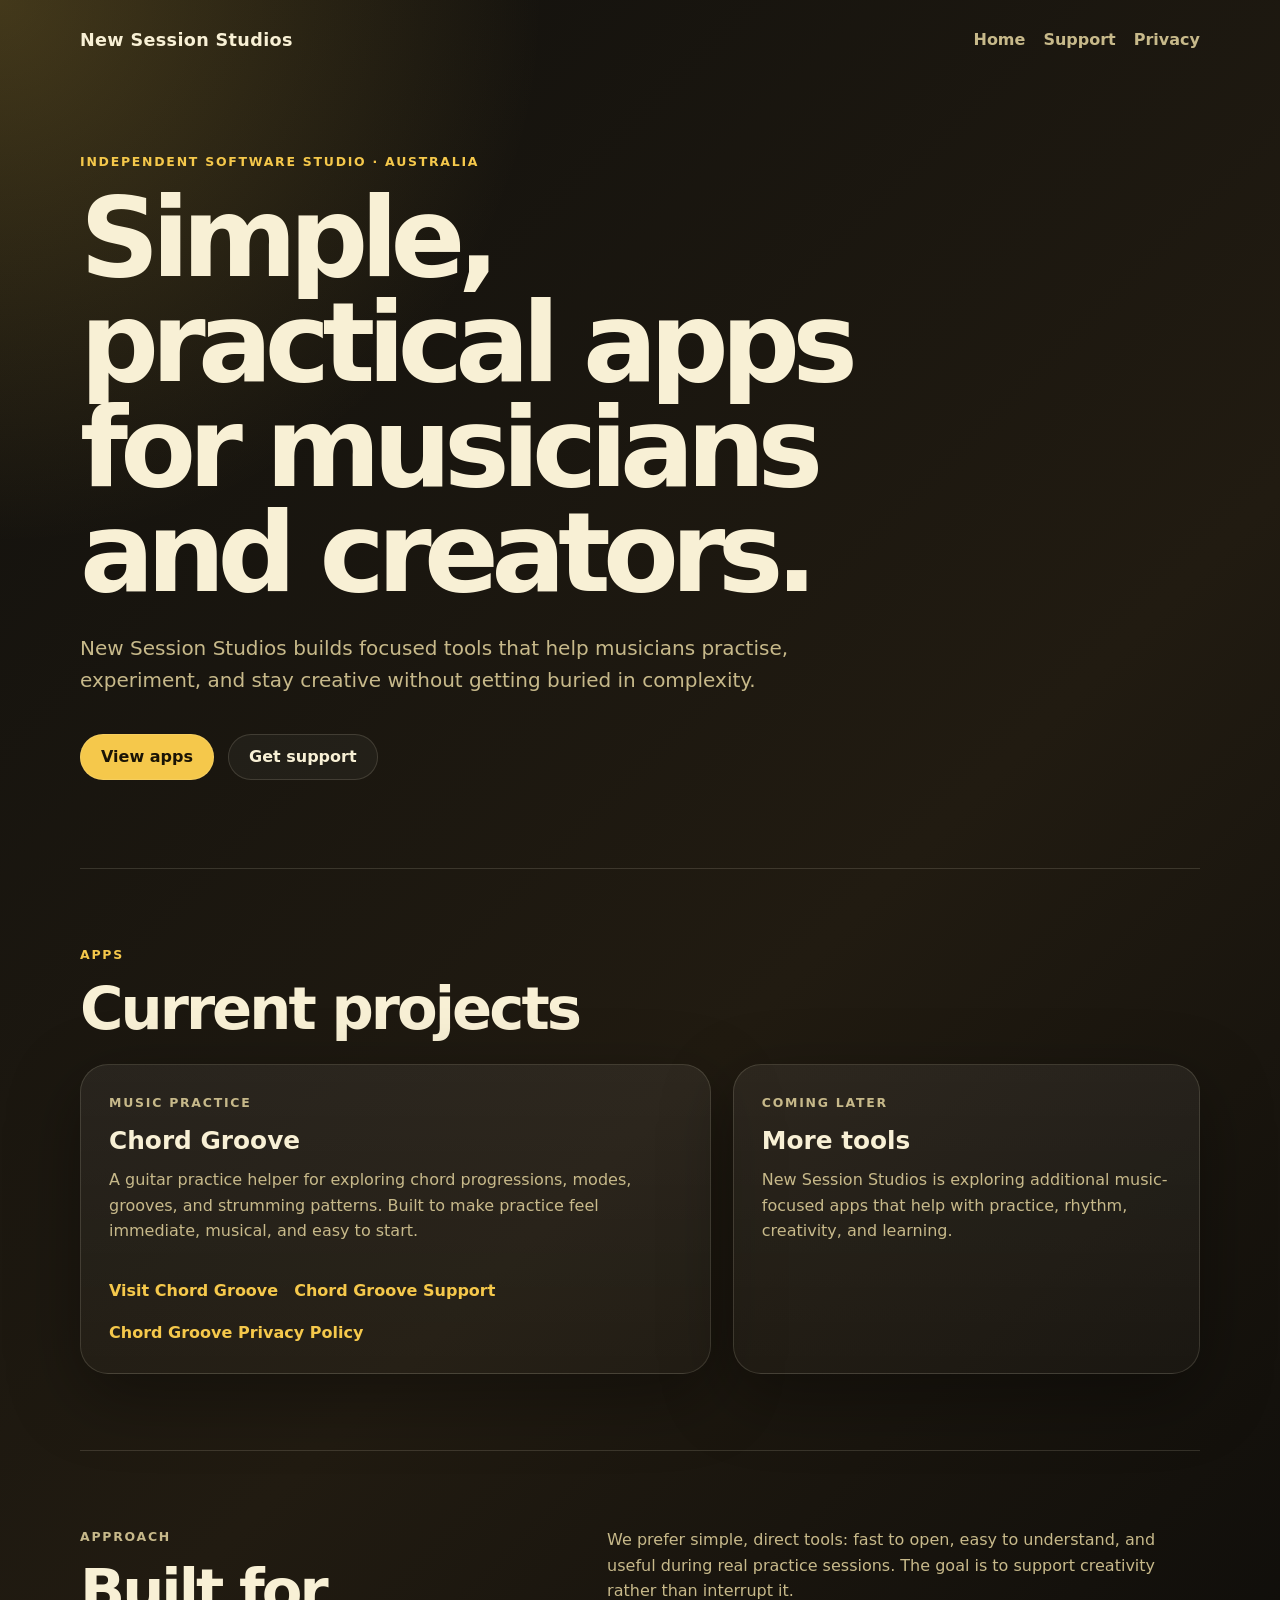
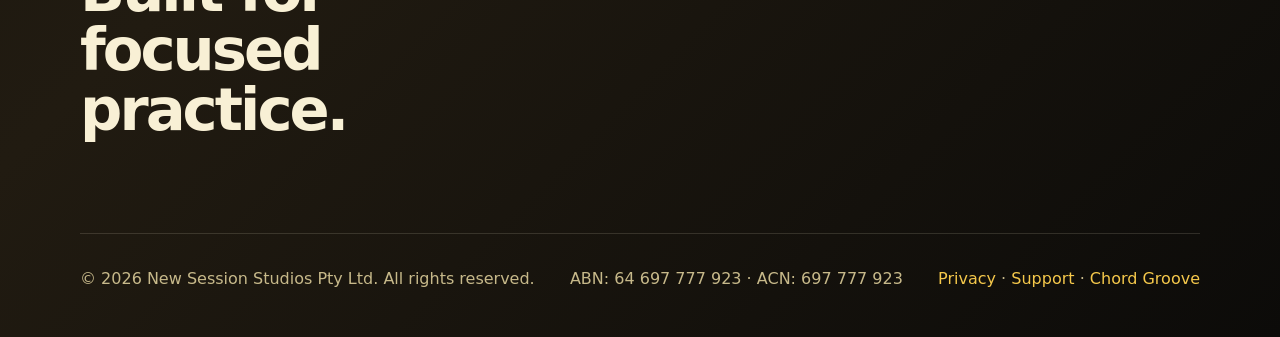
<file: index.html>
<!DOCTYPE html>
<html lang="en-AU">
<head>
  <title>New Session Studios</title>
  <meta charset="UTF-8" />
  <meta name="viewport" content="width=device-width, initial-scale=1.0" />
  <meta name="description" content="New Session Studios creates focused music practice tools and creative software for musicians." />
  <meta name="theme-color" content="#111827">
  <link rel="icon" type="image/x-icon" href="/favicon.ico">
  <link rel="icon" type="image/png" sizes="32x32" href="/favicon-32x32.png">
  <link rel="icon" type="image/png" sizes="16x16" href="/favicon-16x16.png">
  <link rel="apple-touch-icon" sizes="180x180" href="/apple-touch-icon.png">
  <link rel="manifest" href="/site.webmanifest">
  <link rel="stylesheet" href="style.css">
</head>
<body>
  <header class="site-header">
    <a class="brand" href="index.html">New Session Studios</a>
    <nav aria-label="Main navigation">
      <a href="index.html">Home</a>
      <a href="support.html">Support</a>
      <a href="privacy.html">Privacy</a>
    </nav>
  </header>

  <main>
    <section class="hero">
      <p class="eyebrow">Independent software studio · Australia</p>
      <h1>Simple, practical apps for musicians and creators.</h1>
      <p class="hero-copy">
        New Session Studios builds focused tools that help musicians practise, experiment, and stay creative without getting buried in complexity.
      </p>
      <div class="hero-actions">
        <a class="button primary" href="#apps">View apps</a>
        <a class="button secondary" href="support.html">Get support</a>
      </div>
    </section>

    <section id="apps" class="section">
      <div class="section-heading">
        <p class="eyebrow">Apps</p>
        <h2>Current projects</h2>
      </div>

      <div class="cards">
        <article class="card feature-card">
          <div>
            <p class="tag">Music practice</p>
            <h3>Chord Groove</h3>
            <p>
              A guitar practice helper for exploring chord progressions, modes, grooves, and strumming patterns.
              Built to make practice feel immediate, musical, and easy to start.
            </p>
          </div>

          <div class="card-links">
            <a href="https://chordgroove.app">Visit Chord Groove</a>
            <a href="https://chordgroove.app/support.html">Chord Groove Support</a>
            <a href="https://chordgroove.app/privacy.html">Chord Groove Privacy Policy</a>
          </div>
        </article>

        <article class="card">
          <p class="tag">Coming later</p>
          <h3>More tools</h3>
          <p>
            New Session Studios is exploring additional music-focused apps that help with practice, rhythm, creativity, and learning.
          </p>
        </article>
      </div>
    </section>

    <section class="section split">
      <div>
        <p class="eyebrow">Approach</p>
        <h2>Built for focused practice.</h2>
      </div>
      <p>
        We prefer simple, direct tools: fast to open, easy to understand, and useful during real practice sessions.
        The goal is to support creativity rather than interrupt it.
      </p>
    </section>
  </main>

  <footer class="site-footer">
    <p>
    &copy; 2026 New Session Studios Pty Ltd. All rights reserved.
  </p>
  <p>
    ABN: 64 697 777 923
    <span aria-hidden="true">·</span>
    ACN: 697 777 923
  </p>
  <p>
      <a href="privacy.html">Privacy</a>
      <span aria-hidden="true">·</span>
      <a href="support.html">Support</a>
      <span aria-hidden="true">·</span>
      <a href="https://chordgroove.app">Chord Groove</a>
    </p>
  </footer>
</body>
</html>
</file>
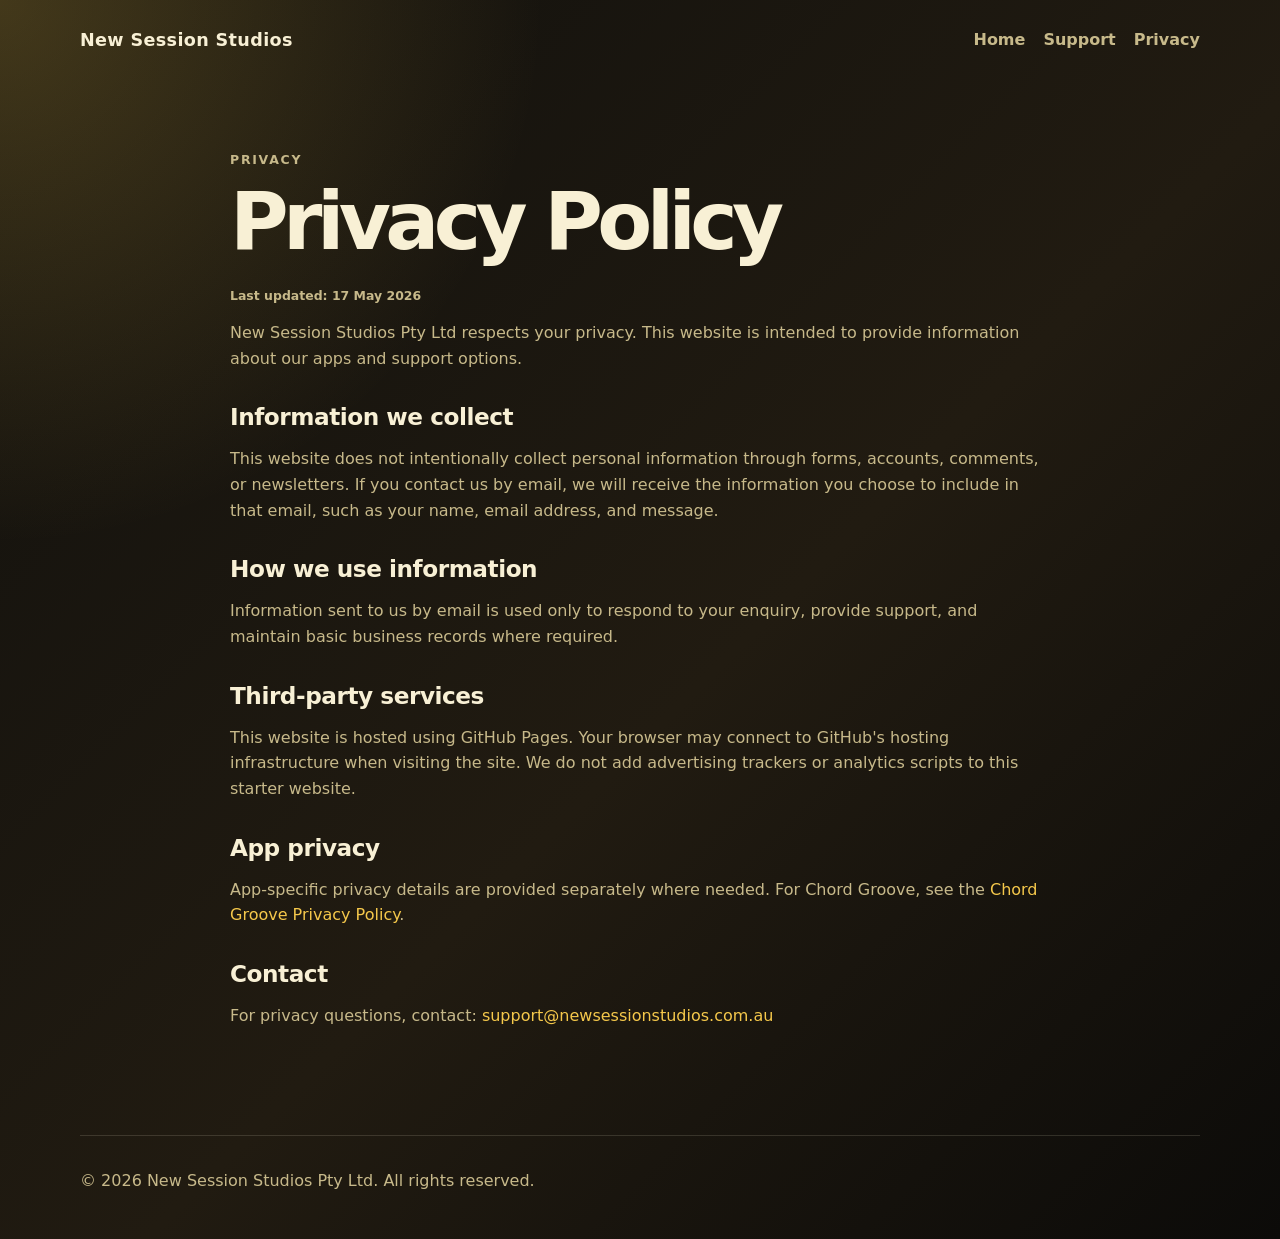
<file: privacy.html>
<!DOCTYPE html>
<html lang="en-AU">
<head>
  <title>Privacy Policy | New Session Studios</title>
  <meta charset="UTF-8" />
  <meta name="viewport" content="width=device-width, initial-scale=1.0" />
  <meta name="description" content="New Session Studios creates focused music practice tools and creative software for musicians." />
  <meta name="theme-color" content="#111827">
  <link rel="icon" type="image/x-icon" href="/favicon.ico">
  <link rel="icon" type="image/png" sizes="32x32" href="/favicon-32x32.png">
  <link rel="icon" type="image/png" sizes="16x16" href="/favicon-16x16.png">
  <link rel="apple-touch-icon" sizes="180x180" href="/apple-touch-icon.png">
  <link rel="manifest" href="/site.webmanifest">
  <link rel="stylesheet" href="style.css">
</head>
<body>
  <header class="site-header">
    <a class="brand" href="index.html">New Session Studios</a>
    <nav aria-label="Main navigation">
      <a href="index.html">Home</a>
      <a href="support.html">Support</a>
      <a href="privacy.html">Privacy</a>
    </nav>
  </header>

  <main class="content-page">
    <p class="eyebrow">Privacy</p>
    <h1>Privacy Policy</h1>
    <p class="updated">Last updated: 17 May 2026</p>

    <p>
      New Session Studios Pty Ltd respects your privacy. This website is intended to provide information about our apps and support options.
    </p>

    <h2>Information we collect</h2>
    <p>
      This website does not intentionally collect personal information through forms, accounts, comments, or newsletters.
      If you contact us by email, we will receive the information you choose to include in that email, such as your name, email address, and message.
    </p>

    <h2>How we use information</h2>
    <p>
      Information sent to us by email is used only to respond to your enquiry, provide support, and maintain basic business records where required.
    </p>

    <h2>Third-party services</h2>
    <p>
      This website is hosted using GitHub Pages. Your browser may connect to GitHub's hosting infrastructure when visiting the site.
      We do not add advertising trackers or analytics scripts to this starter website.
    </p>

    <h2>App privacy</h2>
    <p>
      App-specific privacy details are provided separately where needed. For Chord Groove, see the
      <a href="https://chordgroove.app/privacy.html">Chord Groove Privacy Policy</a>.
    </p>

    <h2>Contact</h2>
    <p>
      For privacy questions, contact: <a href="mailto:support@newsessionstudios.com.au">support@newsessionstudios.com.au</a>
    </p>
  </main>

  <footer class="site-footer">
    <p>&copy; 2026 New Session Studios Pty Ltd. All rights reserved.</p>
  </footer>
</body>
</html>
</file>
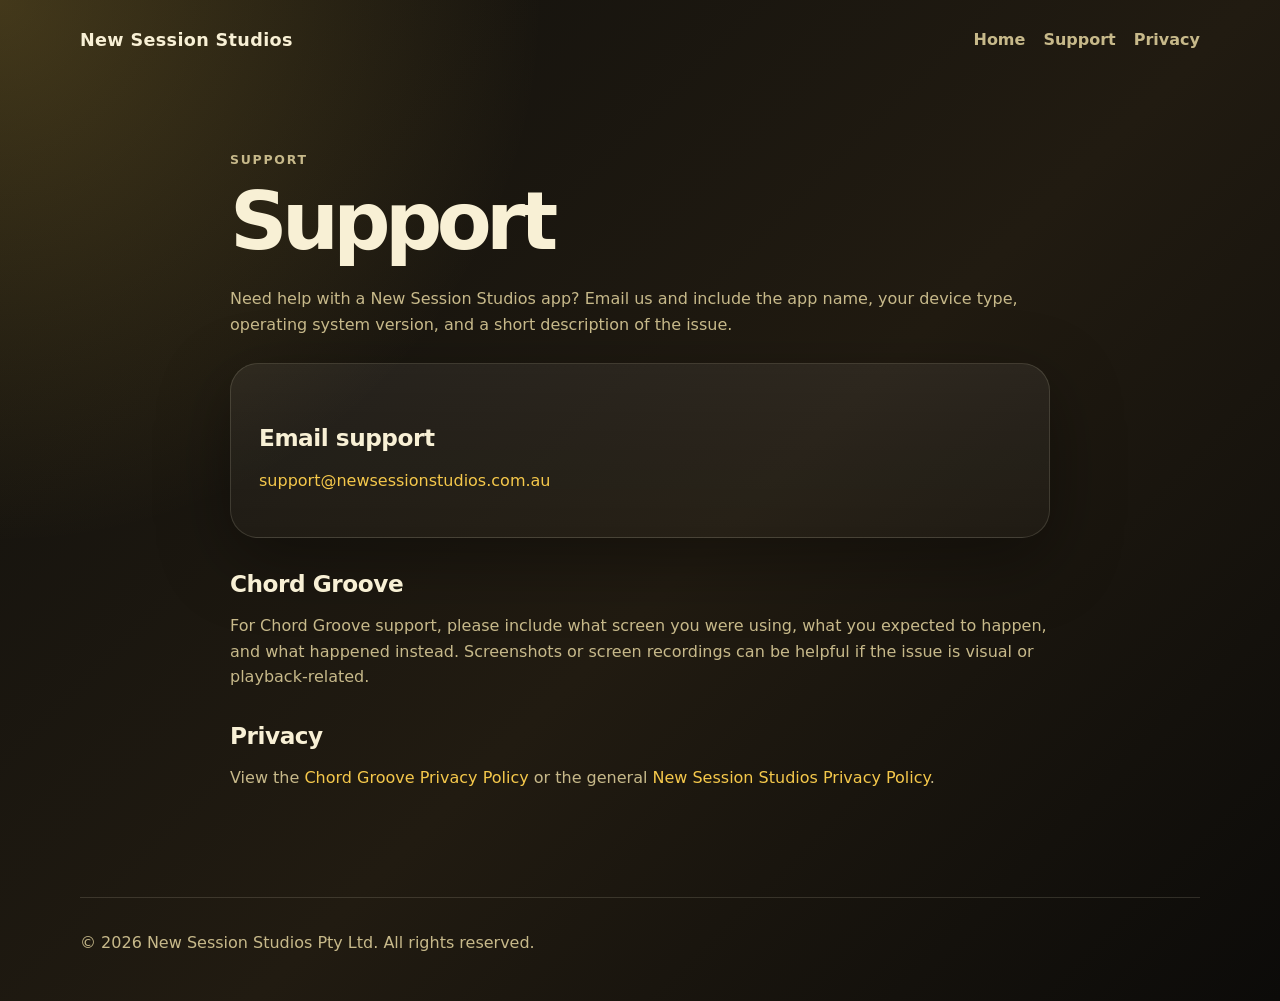
<file: support.html>
<!DOCTYPE html>
<html lang="en-AU">
<head>
  <title>Support | New Session Studios</title>
  <meta charset="UTF-8" />
  <meta name="viewport" content="width=device-width, initial-scale=1.0" />
  <meta name="description" content="New Session Studios creates focused music practice tools and creative software for musicians." />
  <meta name="theme-color" content="#111827">
  <link rel="icon" type="image/x-icon" href="/favicon.ico">
  <link rel="icon" type="image/png" sizes="32x32" href="/favicon-32x32.png">
  <link rel="icon" type="image/png" sizes="16x16" href="/favicon-16x16.png">
  <link rel="apple-touch-icon" sizes="180x180" href="/apple-touch-icon.png">
  <link rel="manifest" href="/site.webmanifest">
  <link rel="stylesheet" href="style.css">
</head>
<body>
  <header class="site-header">
    <a class="brand" href="index.html">New Session Studios</a>
    <nav aria-label="Main navigation">
      <a href="index.html">Home</a>
      <a href="support.html">Support</a>
      <a href="privacy.html">Privacy</a>
    </nav>
  </header>

  <main class="content-page">
    <p class="eyebrow">Support</p>
    <h1>Support</h1>
    <p>
      Need help with a New Session Studios app? Email us and include the app name, your device type, operating system version, and a short description of the issue.
    </p>

    <div class="support-box">
      <h2>Email support</h2>
      <p><a href="mailto:support@newsessionstudios.com.au">support@newsessionstudios.com.au</a></p>
    </div>

    <h2>Chord Groove</h2>
    <p>
      For Chord Groove support, please include what screen you were using, what you expected to happen, and what happened instead.
      Screenshots or screen recordings can be helpful if the issue is visual or playback-related.
    </p>

    <h2>Privacy</h2>
    <p>
      View the <a href="https://chordgroove.app/privacy.html">Chord Groove Privacy Policy</a> or the general <a href="privacy.html">New Session Studios Privacy Policy</a>.
    </p>
  </main>

  <footer class="site-footer">
    <p>&copy; 2026 New Session Studios Pty Ltd. All rights reserved.</p>
  </footer>
</body>
</html>
</file>
<file: style.css>
:root {
  --bg: #11100d;
  --panel: #1d1a14;
  --panel-light: #282318;
  --text: #f8f0d5;
  --muted: #c7b98a;
  --accent: #f5c84b;
  --accent-dark: #8b6819;
  --line: rgba(248, 240, 213, 0.14);
  --shadow: rgba(0, 0, 0, 0.35);
}

* {
  box-sizing: border-box;
}

body {
  margin: 0;
  font-family: Inter, ui-sans-serif, system-ui, -apple-system, BlinkMacSystemFont, "Segoe UI", sans-serif;
  background:
    radial-gradient(circle at top left, rgba(245, 200, 75, 0.22), transparent 34rem),
    linear-gradient(135deg, #11100d 0%, #211b11 55%, #0c0b09 100%);
  color: var(--text);
  line-height: 1.6;
}

a {
  color: var(--accent);
  text-decoration: none;
}

a:hover {
  text-decoration: underline;
}

.site-header,
.site-footer,
main {
  width: min(1120px, calc(100% - 40px));
  margin: 0 auto;
}

.site-header {
  display: flex;
  align-items: center;
  justify-content: space-between;
  gap: 24px;
  padding: 26px 0;
}

.brand {
  font-size: 1.1rem;
  font-weight: 800;
  letter-spacing: 0.02em;
  color: var(--text);
}

nav {
  display: flex;
  gap: 18px;
  flex-wrap: wrap;
}

nav a {
  color: var(--muted);
  font-weight: 650;
}

.hero {
  min-height: 68vh;
  display: grid;
  align-content: center;
  padding: 72px 0 88px;
}

.eyebrow,
.tag,
.updated {
  color: var(--accent);
  text-transform: uppercase;
  letter-spacing: 0.14em;
  font-size: 0.78rem;
  font-weight: 800;
  margin: 0 0 14px;
}

.updated {
  color: var(--muted);
  text-transform: none;
  letter-spacing: normal;
  font-weight: 600;
}

h1,
h2,
h3,
p {
  margin-top: 0;
}

h1 {
  font-size: clamp(3rem, 9vw, 6.9rem);
  line-height: 0.95;
  letter-spacing: -0.07em;
  max-width: 900px;
  margin-bottom: 26px;
}

h2 {
  font-size: clamp(2rem, 5vw, 3.7rem);
  line-height: 1;
  letter-spacing: -0.05em;
  margin-bottom: 18px;
}

h3 {
  font-size: 1.55rem;
  line-height: 1.15;
  margin-bottom: 12px;
}

.hero-copy {
  max-width: 720px;
  color: var(--muted);
  font-size: 1.25rem;
}

.hero-actions {
  display: flex;
  gap: 14px;
  flex-wrap: wrap;
  margin-top: 18px;
}

.button {
  display: inline-flex;
  align-items: center;
  justify-content: center;
  min-height: 46px;
  padding: 0 20px;
  border-radius: 999px;
  font-weight: 800;
  border: 1px solid var(--line);
}

.button.primary {
  background: var(--accent);
  color: #1a1406;
}

.button.secondary {
  background: rgba(255, 255, 255, 0.04);
  color: var(--text);
}

.section {
  padding: 76px 0;
  border-top: 1px solid var(--line);
}

.section-heading {
  margin-bottom: 26px;
}

.cards {
  display: grid;
  grid-template-columns: 1.35fr 1fr;
  gap: 22px;
}

.card,
.support-box {
  background: linear-gradient(180deg, rgba(255, 255, 255, 0.06), rgba(255, 255, 255, 0.025));
  border: 1px solid var(--line);
  border-radius: 28px;
  padding: 28px;
  box-shadow: 0 22px 70px var(--shadow);
}

.feature-card {
  min-height: 290px;
  display: flex;
  flex-direction: column;
  justify-content: space-between;
}

.card p,
.content-page p,
.split p {
  color: var(--muted);
}

.card-links {
  display: flex;
  gap: 16px;
  flex-wrap: wrap;
  margin-top: 18px;
  font-weight: 750;
}

.split {
  display: grid;
  grid-template-columns: 0.9fr 1.1fr;
  gap: 42px;
  align-items: start;
}

.content-page {
  max-width: 820px;
  padding: 70px 0 90px;
}

.content-page h1 {
  font-size: clamp(2.6rem, 7vw, 5rem);
  max-width: 760px;
}

.content-page h2 {
  font-size: 1.45rem;
  letter-spacing: -0.02em;
  margin-top: 34px;
}

.support-box {
  margin: 26px 0;
}

.site-footer {
  display: flex;
  justify-content: space-between;
  gap: 20px;
  flex-wrap: wrap;
  padding: 32px 0 46px;
  color: var(--muted);
  border-top: 1px solid var(--line);
}

.site-footer p {
  margin: 0;
}

@media (max-width: 760px) {
  .site-header {
    align-items: flex-start;
    flex-direction: column;
  }

  .hero {
    min-height: auto;
    padding: 48px 0 72px;
  }

  .cards,
  .split {
    grid-template-columns: 1fr;
  }

  .site-header,
  .site-footer,
  main {
    width: min(100% - 28px, 1120px);
  }
}
</file>
